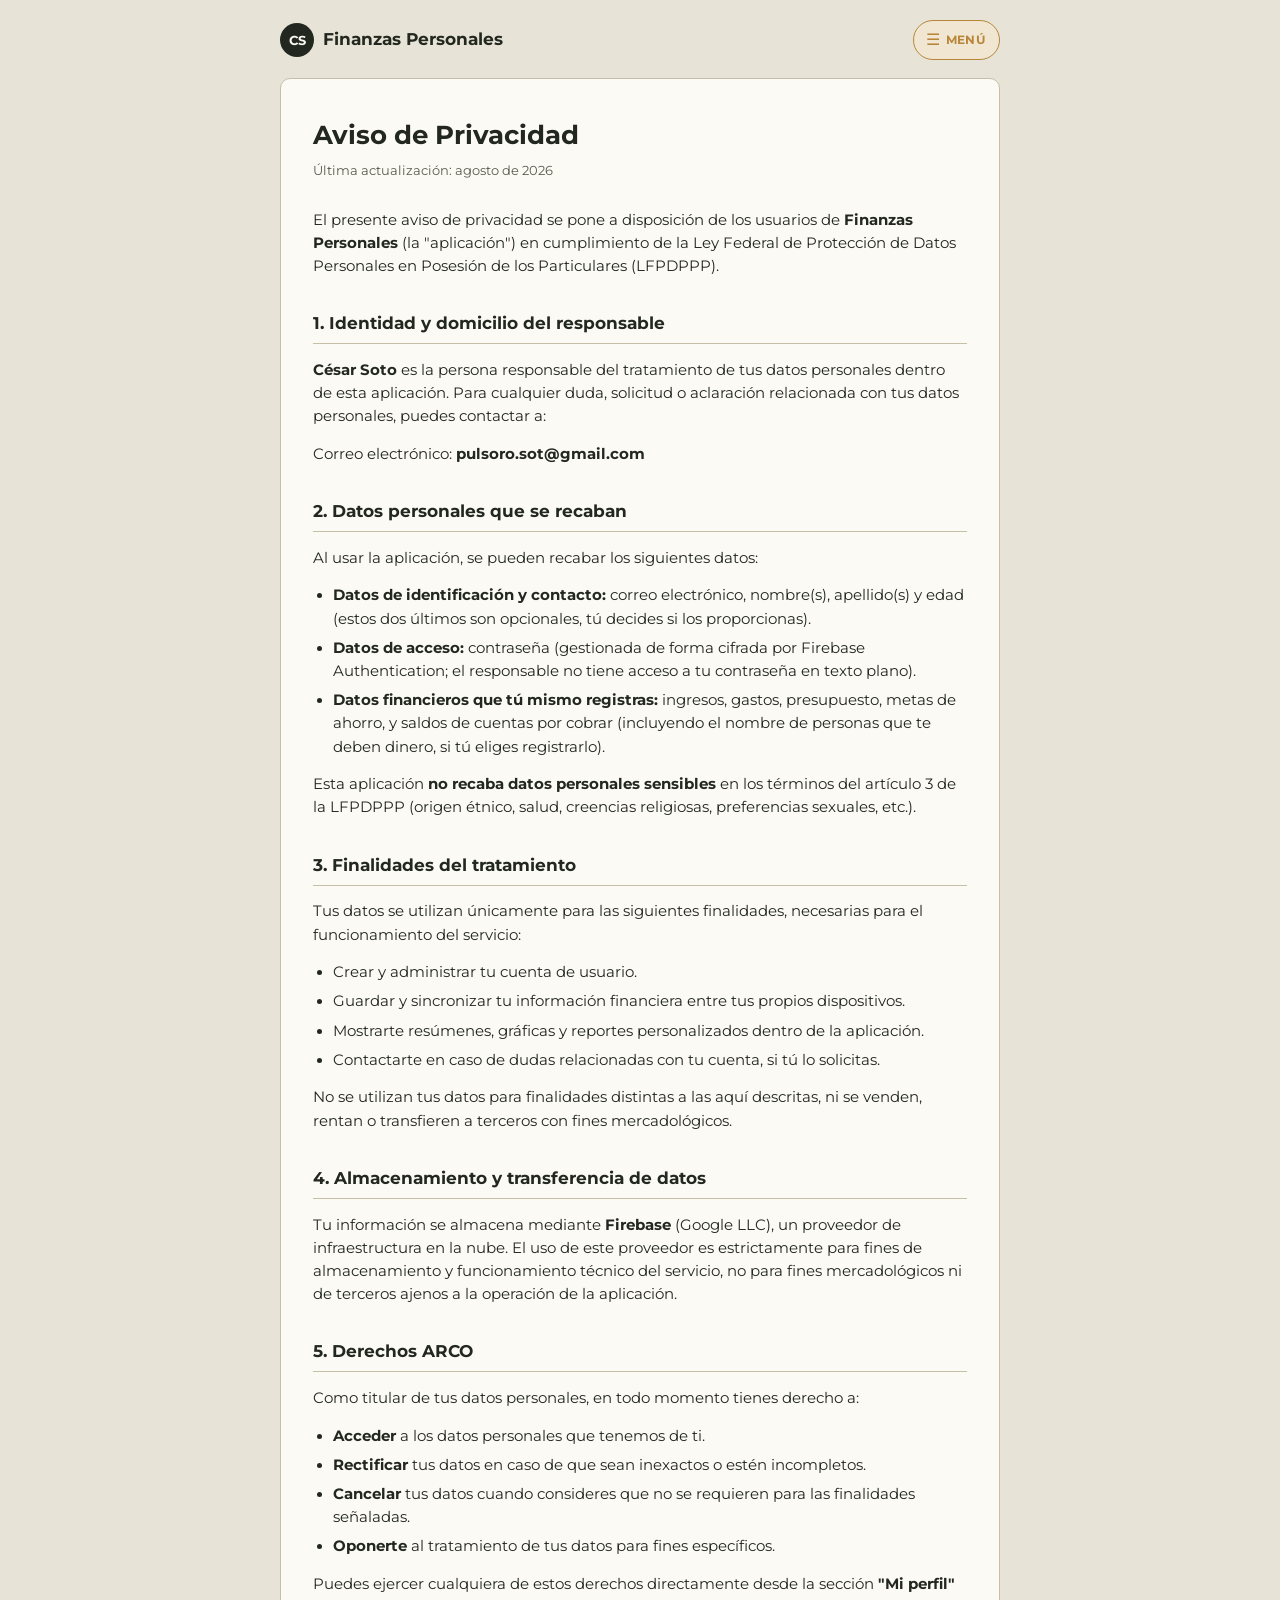
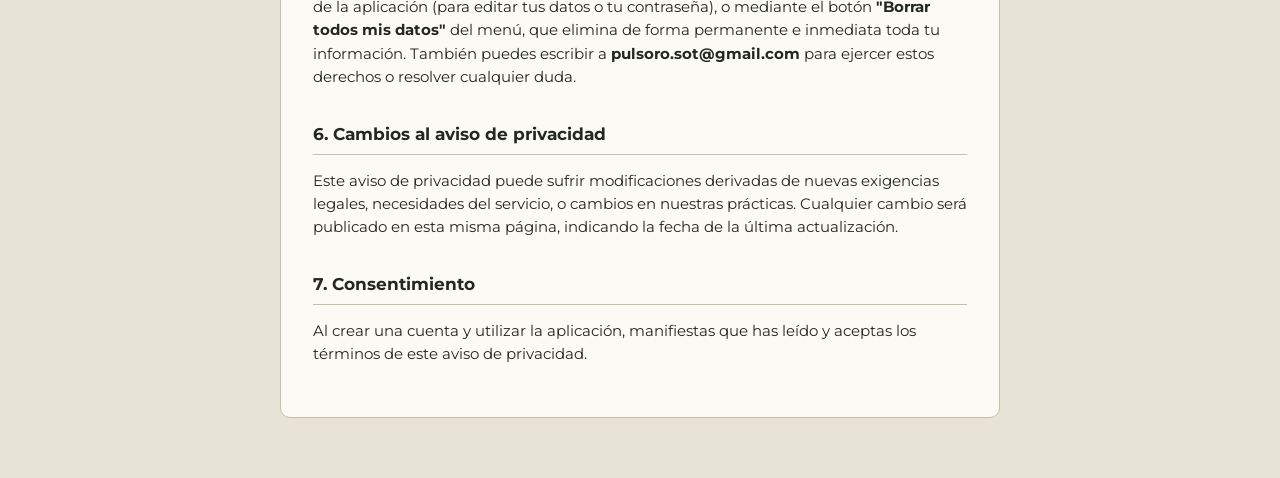
<file: aviso-privacidad.html>
<!DOCTYPE html>
<html lang="es">
<head>
<meta charset="UTF-8">
<meta name="viewport" content="width=device-width, initial-scale=1.0">
<title>Aviso de Privacidad — Finanzas Personales</title>
<link rel="preconnect" href="https://fonts.googleapis.com">
<link rel="preconnect" href="https://fonts.gstatic.com" crossorigin>
<link rel="stylesheet" href="https://fonts.googleapis.com/css2?family=Montserrat:wght@400;500;600;700;800&display=swap">
<style>
  :root{
    --paper:#E7E3D6; --surface:#FBFAF5; --ink:#22271F; --ink-soft:#5B5A4E;
    --line:#C6BEA6; --gold:#B8863B; --gold-soft:#F1E6D2; --radius:10px;
  }
  *{box-sizing:border-box;}
  body{background:var(--paper);color:var(--ink);font-family:'Montserrat',sans-serif;margin:0;padding:20px 16px 60px;line-height:1.6;}
  .pv-header{max-width:720px;margin:0 auto 18px;display:flex;justify-content:space-between;align-items:center;gap:12px;flex-wrap:wrap;}
  .pv-brand{display:flex;align-items:center;gap:9px;text-decoration:none;color:var(--ink);}
  .pv-brand-badge{width:34px;height:34px;border-radius:50%;background:var(--ink);color:var(--surface);font-family:'Montserrat',sans-serif;font-weight:700;font-size:13px;display:flex;align-items:center;justify-content:center;flex-shrink:0;}
  .pv-brand-name{font-family:'Montserrat',sans-serif;font-weight:700;font-size:17px;}
  .pv-menu-btn{display:inline-flex;align-items:center;gap:6px;height:40px;padding:0 14px 0 12px;border-radius:20px;background:var(--gold-soft);border:1.5px solid var(--gold);color:var(--gold);font-size:16px;text-decoration:none;white-space:nowrap;flex-shrink:0;}
  .pv-menu-btn:hover{background:var(--gold);color:#fff;}
  .pv-menu-btn-label{font-family:'Montserrat',sans-serif;font-size:11.5px;font-weight:700;text-transform:uppercase;letter-spacing:.03em;}
  .wrap{max-width:720px;margin:0 auto;background:var(--surface);border:1px solid var(--line);border-radius:var(--radius);padding:36px 32px;}
  h1{font-family:'Montserrat',sans-serif;font-size:26px;margin:0 0 4px;}
  .updated{font-size:12.5px;color:var(--ink-soft);margin:0 0 28px;}
  h2{font-family:'Montserrat',sans-serif;font-size:17px;margin:32px 0 10px;padding-bottom:6px;border-bottom:1px solid var(--line);}
  p, li{font-size:14.5px;color:var(--ink);}
  ul{padding-left:20px;margin:8px 0;}
  li{margin-bottom:6px;}
  strong{font-weight:700;}
  a{color:var(--gold);}
</style>
</head>
<body>
  <div class="pv-header">
    <a href="index.html" class="pv-brand">
      <span class="pv-brand-badge">CS</span>
      <span class="pv-brand-name">Finanzas Personales</span>
    </a>
    <a href="index.html" class="pv-menu-btn">☰ <span class="pv-menu-btn-label">Menú</span></a>
  </div>

  <div class="wrap">
    <h1>Aviso de Privacidad</h1>
    <p class="updated">Última actualización: agosto de 2026</p>

    <p>El presente aviso de privacidad se pone a disposición de los usuarios de <strong>Finanzas Personales</strong> (la "aplicación") en cumplimiento de la Ley Federal de Protección de Datos Personales en Posesión de los Particulares (LFPDPPP).</p>

    <h2>1. Identidad y domicilio del responsable</h2>
    <p><strong>César Soto</strong> es la persona responsable del tratamiento de tus datos personales dentro de esta aplicación. Para cualquier duda, solicitud o aclaración relacionada con tus datos personales, puedes contactar a:</p>
    <p>Correo electrónico: <strong>pulsoro.sot@gmail.com</strong></p>

    <h2>2. Datos personales que se recaban</h2>
    <p>Al usar la aplicación, se pueden recabar los siguientes datos:</p>
    <ul>
      <li><strong>Datos de identificación y contacto:</strong> correo electrónico, nombre(s), apellido(s) y edad (estos dos últimos son opcionales, tú decides si los proporcionas).</li>
      <li><strong>Datos de acceso:</strong> contraseña (gestionada de forma cifrada por Firebase Authentication; el responsable no tiene acceso a tu contraseña en texto plano).</li>
      <li><strong>Datos financieros que tú mismo registras:</strong> ingresos, gastos, presupuesto, metas de ahorro, y saldos de cuentas por cobrar (incluyendo el nombre de personas que te deben dinero, si tú eliges registrarlo).</li>
    </ul>
    <p>Esta aplicación <strong>no recaba datos personales sensibles</strong> en los términos del artículo 3 de la LFPDPPP (origen étnico, salud, creencias religiosas, preferencias sexuales, etc.).</p>

    <h2>3. Finalidades del tratamiento</h2>
    <p>Tus datos se utilizan únicamente para las siguientes finalidades, necesarias para el funcionamiento del servicio:</p>
    <ul>
      <li>Crear y administrar tu cuenta de usuario.</li>
      <li>Guardar y sincronizar tu información financiera entre tus propios dispositivos.</li>
      <li>Mostrarte resúmenes, gráficas y reportes personalizados dentro de la aplicación.</li>
      <li>Contactarte en caso de dudas relacionadas con tu cuenta, si tú lo solicitas.</li>
    </ul>
    <p>No se utilizan tus datos para finalidades distintas a las aquí descritas, ni se venden, rentan o transfieren a terceros con fines mercadológicos.</p>

    <h2>4. Almacenamiento y transferencia de datos</h2>
    <p>Tu información se almacena mediante <strong>Firebase</strong> (Google LLC), un proveedor de infraestructura en la nube. El uso de este proveedor es estrictamente para fines de almacenamiento y funcionamiento técnico del servicio, no para fines mercadológicos ni de terceros ajenos a la operación de la aplicación.</p>

    <h2>5. Derechos ARCO</h2>
    <p>Como titular de tus datos personales, en todo momento tienes derecho a:</p>
    <ul>
      <li><strong>Acceder</strong> a los datos personales que tenemos de ti.</li>
      <li><strong>Rectificar</strong> tus datos en caso de que sean inexactos o estén incompletos.</li>
      <li><strong>Cancelar</strong> tus datos cuando consideres que no se requieren para las finalidades señaladas.</li>
      <li><strong>Oponerte</strong> al tratamiento de tus datos para fines específicos.</li>
    </ul>
    <p>Puedes ejercer cualquiera de estos derechos directamente desde la sección <strong>"Mi perfil"</strong> de la aplicación (para editar tus datos o tu contraseña), o mediante el botón <strong>"Borrar todos mis datos"</strong> del menú, que elimina de forma permanente e inmediata toda tu información. También puedes escribir a <strong>pulsoro.sot@gmail.com</strong> para ejercer estos derechos o resolver cualquier duda.</p>

    <h2>6. Cambios al aviso de privacidad</h2>
    <p>Este aviso de privacidad puede sufrir modificaciones derivadas de nuevas exigencias legales, necesidades del servicio, o cambios en nuestras prácticas. Cualquier cambio será publicado en esta misma página, indicando la fecha de la última actualización.</p>

    <h2>7. Consentimiento</h2>
    <p>Al crear una cuenta y utilizar la aplicación, manifiestas que has leído y aceptas los términos de este aviso de privacidad.</p>
  </div>
</body>
</html>
</file>
